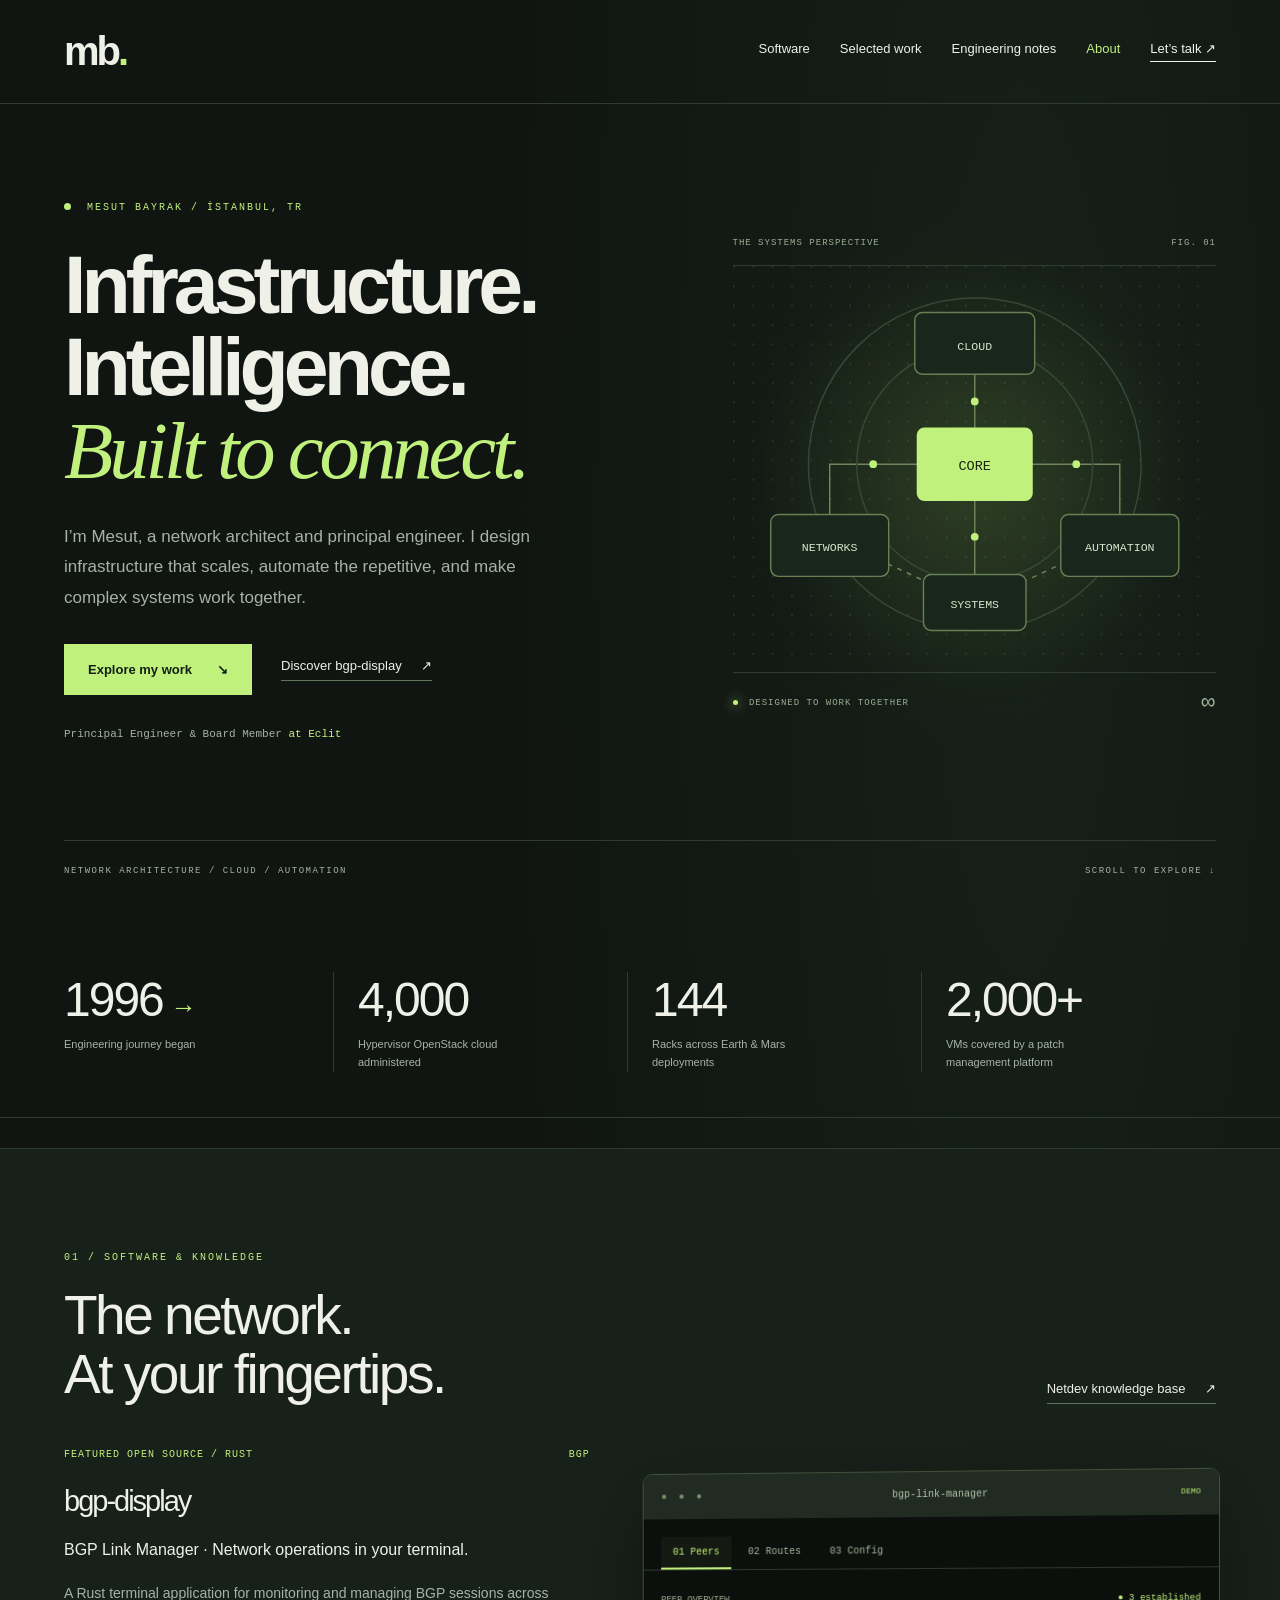
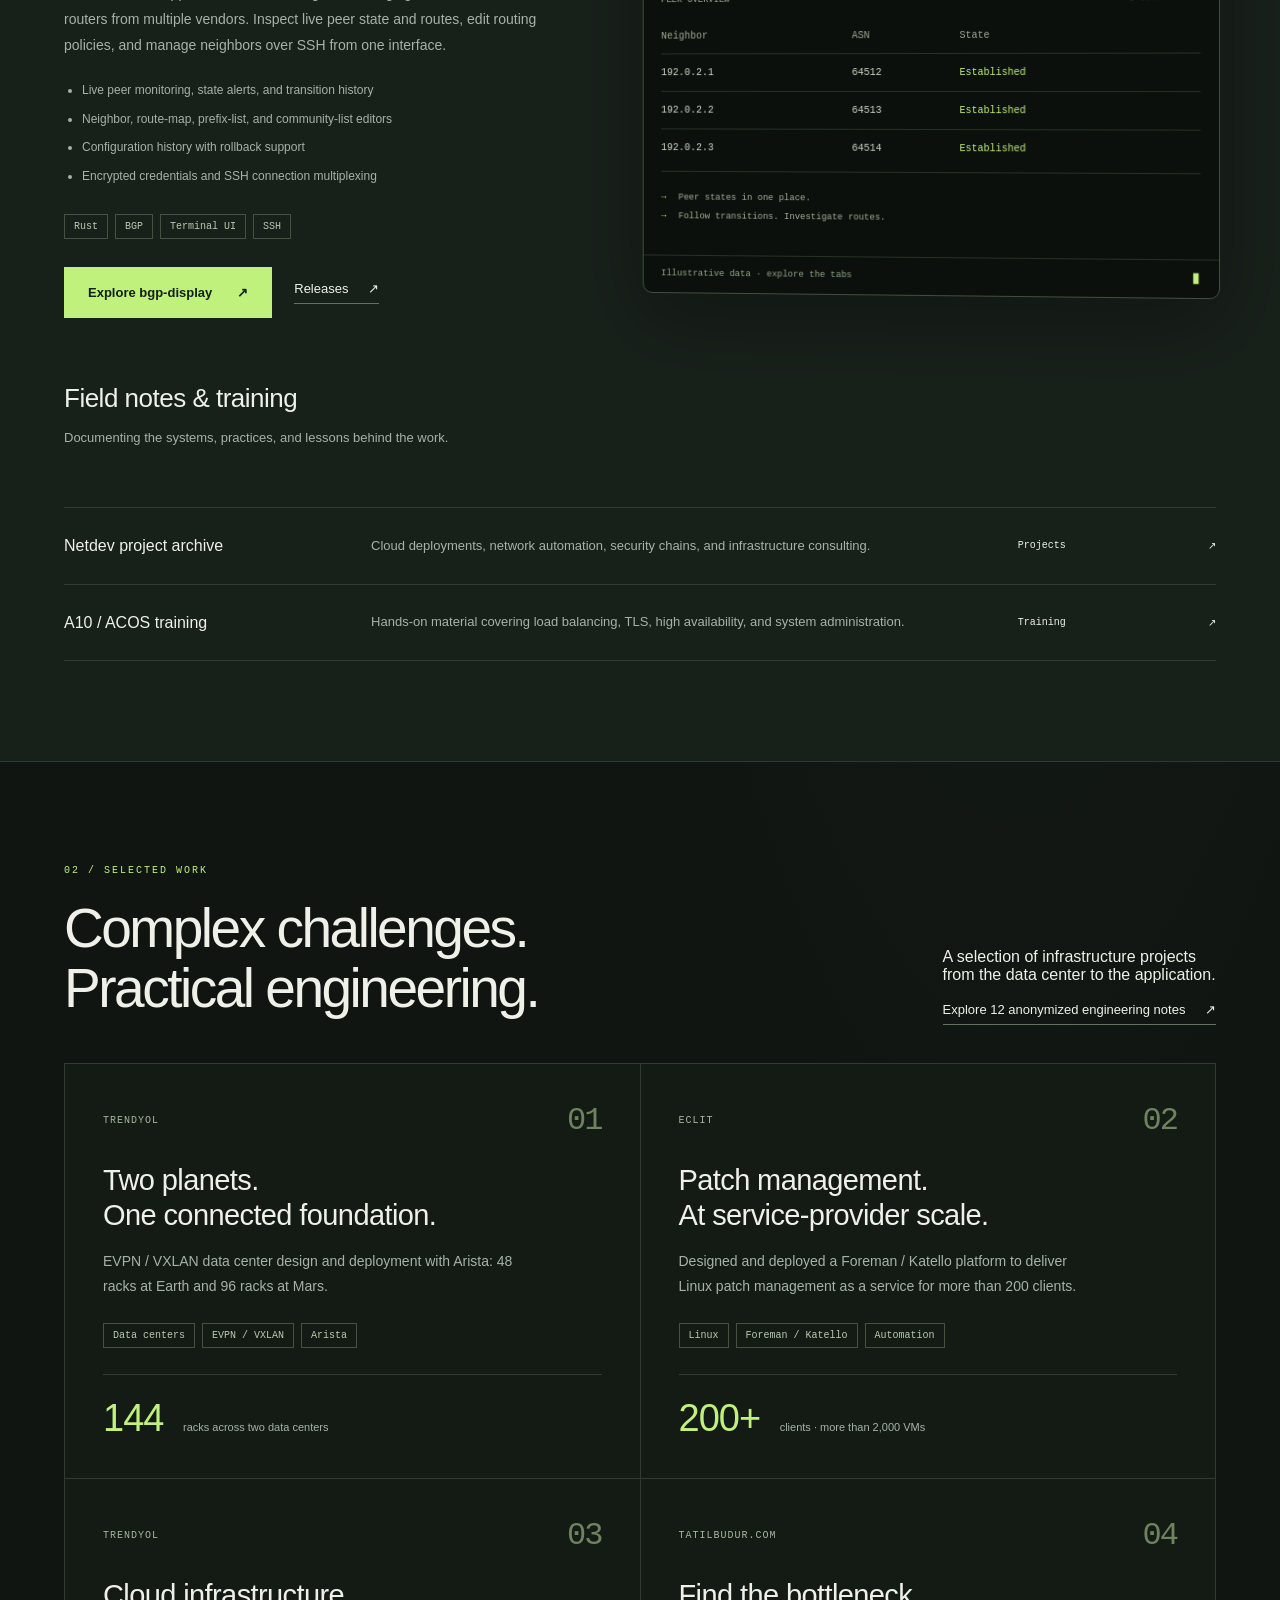
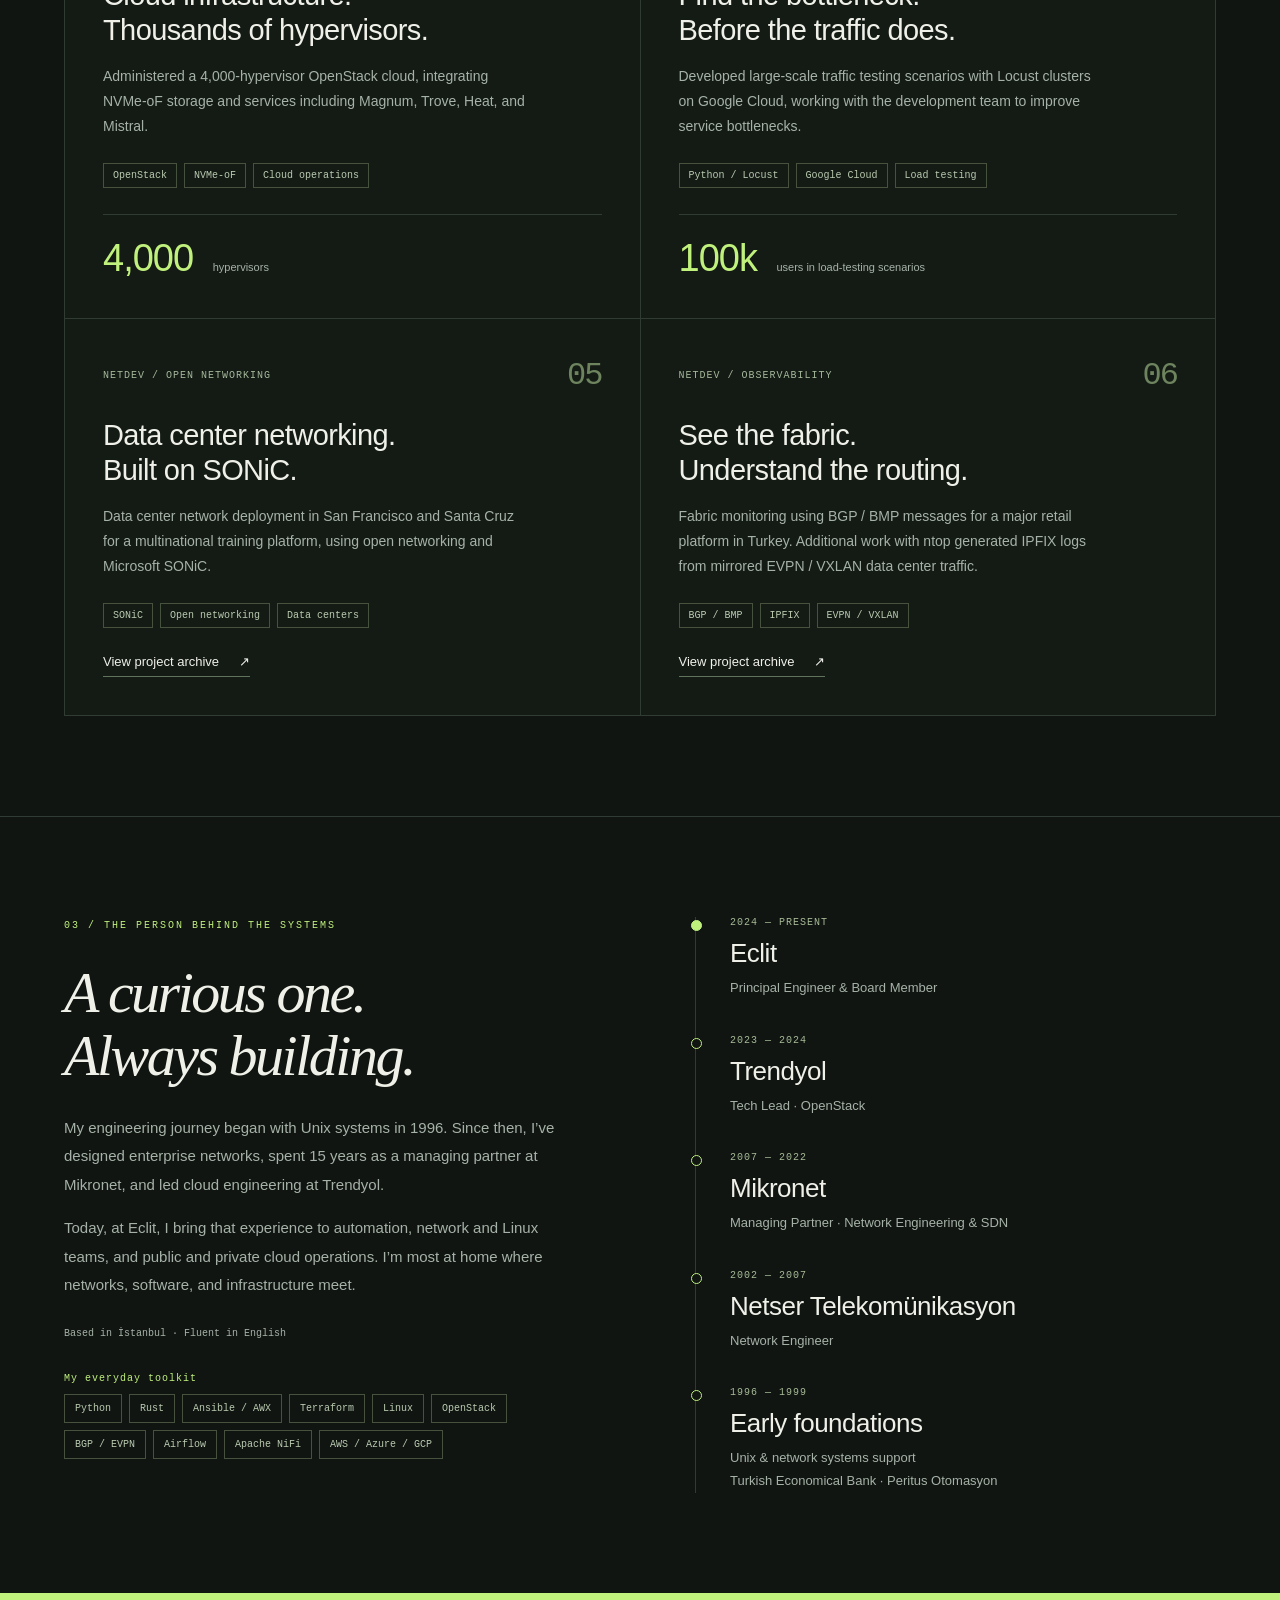
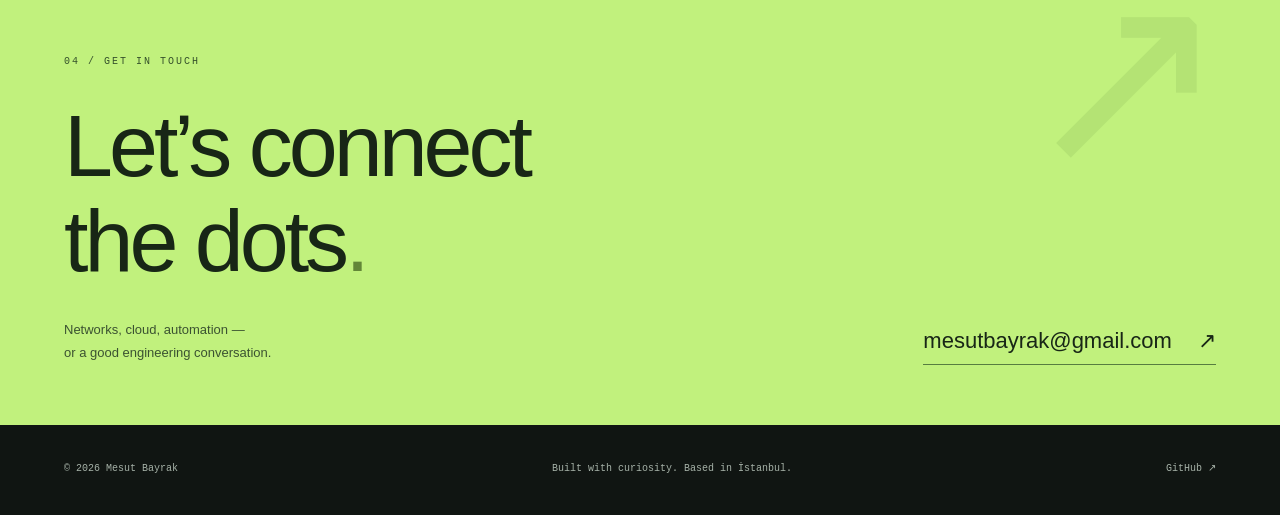
<file: site/index.html>
<!doctype html>
<html lang="en">
<head>
  <meta charset="utf-8">
  <meta name="viewport" content="width=device-width, initial-scale=1">
  <meta name="theme-color" content="#101512">
  <meta name="description" content="Mesut Bayrak — network architect, principal engineer, and automation practitioner based in İstanbul. Networks, cloud infrastructure, and systems at scale.">
  <meta property="og:title" content="Mesut Bayrak · Networks, cloud & automation">
  <meta property="og:description" content="Decades of hands-on engineering. From Unix systems to hyperscale data centers.">
  <meta property="og:type" content="website">
  <title>Mesut Bayrak — Networks, cloud & automation</title>
  <link rel="icon" href="favicon.svg" type="image/svg+xml">
  <link rel="stylesheet" href="style.css">
</head>
<body>
  <a class="skip-link" href="#main">Skip to content</a>
  <header class="header wrap">
    <a class="wordmark" href="#" aria-label="Mesut Bayrak home">mb<span>.</span></a>
    <nav aria-label="Main navigation"><a href="#software">Software</a><a href="#work">Selected work</a><a href="engineering-notes/">Engineering notes</a><a href="#about">About</a><a href="#contact">Let’s talk <span aria-hidden="true">↗</span></a></nav>
  </header>
  <main id="main">
    <section class="hero wrap" aria-labelledby="hero-title">
      <div class="hero-copy">
        <p class="eyebrow"><span class="status-dot"></span> MESUT BAYRAK / İSTANBUL, TR</p>
        <h1 id="hero-title">Infrastructure.<br>Intelligence.<br><span>Built to connect.</span></h1>
        <p class="intro">I’m Mesut, a network architect and principal engineer. I design infrastructure that scales, automate the repetitive, and make complex systems work together.</p>
        <div class="hero-actions"><a class="button" href="#work">Explore my work <span aria-hidden="true">↘</span></a><a class="text-link" href="#software">Discover bgp-display <span aria-hidden="true">↗</span></a></div>
        <p class="hero-note">Principal Engineer & Board Member <span>at Eclit</span></p>
      </div>
      <div class="network-art" role="img" aria-label="A network topology connecting cloud infrastructure, a core network, and automation">
        <div class="art-top"><span>THE SYSTEMS PERSPECTIVE</span><span>FIG. 01</span></div>
        <svg viewBox="0 0 500 420" aria-hidden="true">
          <defs><pattern id="dots" width="20" height="20" patternUnits="userSpaceOnUse"><circle cx="1" cy="1" r="1" fill="#ccd1c7"/></pattern></defs>
          <rect width="500" height="420" fill="url(#dots)"/>
          <g fill="none" stroke="#a4afa4" stroke-width="1.5"><path d="M250 110V205M100 280V205H400V280M250 205V320"/><path d="M100 280L250 350L400 280" stroke-dasharray="5 6"/><circle cx="250" cy="205" r="122" stroke="#d3d9cf"/><circle cx="250" cy="205" r="172" stroke="#e0e4db"/></g>
          <g fill="#f4f3ed" stroke="#728b71" stroke-width="1.5"><rect x="188" y="48" width="124" height="64" rx="8"/><rect x="39" y="257" width="122" height="64" rx="8"/><rect x="339" y="257" width="122" height="64" rx="8"/><rect x="197" y="319" width="106" height="58" rx="8"/></g>
          <rect x="190" y="167" width="120" height="76" rx="8" fill="#263e30"/>
          <g font-family="monospace" font-size="12" text-anchor="middle" fill="#354a38"><text x="250" y="87">CLOUD</text><text x="100" y="295">NETWORKS</text><text x="400" y="295">AUTOMATION</text><text x="250" y="354">SYSTEMS</text></g>
          <text x="250" y="211" fill="#edf1e7" font-family="monospace" font-size="14" text-anchor="middle">CORE</text>
          <g fill="#9fc76a"><circle cx="250" cy="140" r="4"/><circle cx="145" cy="205" r="4"/><circle cx="355" cy="205" r="4"/><circle cx="250" cy="280" r="4"/></g>
        </svg>
        <div class="art-bottom"><span><i></i> DESIGNED TO WORK TOGETHER</span><span>∞</span></div>
      </div>
      <div class="hero-foot"><span>NETWORK ARCHITECTURE / CLOUD / AUTOMATION</span><a href="#software">SCROLL TO EXPLORE ↓</a></div>
    </section>
    <section class="metrics wrap" aria-label="Experience in numbers">
      <div><strong>1996<span>→</span></strong><p>Engineering journey began</p></div><div><strong>4,000</strong><p>Hypervisor OpenStack cloud administered</p></div><div><strong>144</strong><p>Racks across Earth & Mars deployments</p></div><div><strong>2,000+</strong><p>VMs covered by a patch management platform</p></div>
    </section>
    <section class="opensource" id="software"><div class="wrap section">
      <div class="section-heading"><div><p class="eyebrow">01 / SOFTWARE &amp; KNOWLEDGE</p><h2>The network.<br>At your fingertips.</h2></div><a class="text-link" href="https://books.netdev.com.tr/">Netdev knowledge base <span aria-hidden="true">↗</span></a></div>
      <article class="project featured-project"><div class="featured-copy">
        <div class="project-top"><span>FEATURED OPEN SOURCE / RUST</span><span>BGP</span></div>
        <h3>bgp-display</h3>
        <p class="featured-subtitle">BGP Link Manager · Network operations in your terminal.</p>
        <p>A Rust terminal application for monitoring and managing BGP sessions across routers from multiple vendors. Inspect live peer state and routes, edit routing policies, and manage neighbors over SSH from one interface.</p>
        <ul class="feature-list"><li>Live peer monitoring, state alerts, and transition history</li><li>Neighbor, route-map, prefix-list, and community-list editors</li><li>Configuration history with rollback support</li><li>Encrypted credentials and SSH connection multiplexing</li></ul>
        <div class="tags"><span>Rust</span><span>BGP</span><span>Terminal UI</span><span>SSH</span></div>
        <div class="feature-links"><a class="button" href="https://github.com/rammses/bgp-display">Explore bgp-display <span aria-hidden="true">↗</span></a><a class="text-link" href="https://github.com/rammses/bgp-display/releases">Releases <span aria-hidden="true">↗</span></a></div>
      </div>
        <div class="terminal" aria-label="Illustrative BGP Link Manager interface">
          <div class="terminal-bar"><span class="window-dots" aria-hidden="true">● ● ●</span><span>bgp-link-manager</span><span>DEMO</span></div>
          <div class="terminal-tabs" role="tablist" aria-label="Explore BGP capabilities"><button id="tab-peers" role="tab" aria-selected="true" aria-controls="panel-peers">01 Peers</button><button id="tab-routes" role="tab" aria-selected="false" aria-controls="panel-routes" tabindex="-1">02 Routes</button><button id="tab-config" role="tab" aria-selected="false" aria-controls="panel-config" tabindex="-1">03 Config</button></div>
          <div id="panel-peers" role="tabpanel" aria-labelledby="tab-peers" tabindex="0"><div class="terminal-summary"><span>PEER OVERVIEW</span><span class="terminal-green">● 3 established</span></div><table><thead><tr><th>Neighbor</th><th>ASN</th><th>State</th></tr></thead><tbody><tr><td>192.0.2.1</td><td>64512</td><td>Established</td></tr><tr><td>192.0.2.2</td><td>64513</td><td>Established</td></tr><tr><td>192.0.2.3</td><td>64514</td><td>Established</td></tr></tbody></table><div class="terminal-log"><p><span>→</span> Peer states in one place.</p><p><span>→</span> Follow transitions. Investigate routes.</p></div></div>
          <div id="panel-routes" role="tabpanel" aria-labelledby="tab-routes" tabindex="0" hidden><div class="terminal-summary"><span>ROUTING INFORMATION BASE</span><span class="terminal-green">IPv4</span></div><table><thead><tr><th>Prefix</th><th>Next hop</th><th>Path</th></tr></thead><tbody><tr><td>198.51.100.0/24</td><td>192.0.2.1</td><td>64512</td></tr><tr><td>203.0.113.0/24</td><td>192.0.2.2</td><td>64513</td></tr><tr><td>0.0.0.0/0</td><td>192.0.2.3</td><td>64514</td></tr></tbody></table><div class="terminal-log"><p><span>→</span> Browse the BGP RIB.</p><p><span>→</span> Search routes without leaving the terminal.</p></div></div>
          <div id="panel-config" role="tabpanel" aria-labelledby="tab-config" tabindex="0" hidden><div class="terminal-summary"><span>POLICY WORKSPACE</span><span class="terminal-green">Configuration</span></div><div class="config-lines"><p><span>01</span> Neighbor management</p><p><span>02</span> Route maps &amp; prefix lists</p><p><span>03</span> Community lists</p><p><span>04</span> Configuration history &amp; rollback</p></div></div>
          <div class="terminal-footer"><span>Illustrative data · explore the tabs</span><span aria-hidden="true">▊</span></div>
        </div>
      </article>
      <div class="section-heading knowledge-heading"><div><h3>Field notes &amp; training</h3><p>Documenting the systems, practices, and lessons behind the work.</p></div></div>
      <div class="repo-list">
        <a href="https://books.netdev.com.tr/books/netdev/page/finished-projects"><span class="repo-name">Netdev project archive</span><span class="repo-description">Cloud deployments, network automation, security chains, and infrastructure consulting.</span><span class="repo-language">Projects <span aria-hidden="true">↗</span></span></a>
        <a href="https://books.netdev.com.tr/books/a10-system-administration-training"><span class="repo-name">A10 / ACOS training</span><span class="repo-description">Hands-on material covering load balancing, TLS, high availability, and system administration.</span><span class="repo-language">Training <span aria-hidden="true">↗</span></span></a>
      </div>
    </div></section>
    <section class="section wrap" id="work">
      <div class="section-heading"><div><p class="eyebrow">02 / SELECTED WORK</p><h2>Complex challenges.<br>Practical engineering.</h2></div><div><p>A selection of infrastructure projects<br>from the data center to the application.</p><a class="text-link" href="engineering-notes/">Explore 12 anonymized engineering notes <span aria-hidden="true">↗</span></a></div></div>
      <div class="project-grid">
        <article class="project"><div class="project-top"><span>TRENDYOL</span><span>01</span></div><h3>Two planets.<br>One connected foundation.</h3><p>EVPN / VXLAN data center design and deployment with Arista: 48 racks at Earth and 96 racks at Mars.</p><div class="tags"><span>Data centers</span><span>EVPN / VXLAN</span><span>Arista</span></div><div class="project-stat">144 <span>racks across two data centers</span></div></article>
        <article class="project"><div class="project-top"><span>ECLIT</span><span>02</span></div><h3>Patch management.<br>At service-provider scale.</h3><p>Designed and deployed a Foreman / Katello platform to deliver Linux patch management as a service for more than 200 clients.</p><div class="tags"><span>Linux</span><span>Foreman / Katello</span><span>Automation</span></div><div class="project-stat">200+ <span>clients · more than 2,000 VMs</span></div></article>
        <article class="project"><div class="project-top"><span>TRENDYOL</span><span>03</span></div><h3>Cloud infrastructure.<br>Thousands of hypervisors.</h3><p>Administered a 4,000-hypervisor OpenStack cloud, integrating NVMe-oF storage and services including Magnum, Trove, Heat, and Mistral.</p><div class="tags"><span>OpenStack</span><span>NVMe-oF</span><span>Cloud operations</span></div><div class="project-stat">4,000 <span>hypervisors</span></div></article>
        <article class="project"><div class="project-top"><span>TATILBUDUR.COM</span><span>04</span></div><h3>Find the bottleneck.<br>Before the traffic does.</h3><p>Developed large-scale traffic testing scenarios with Locust clusters on Google Cloud, working with the development team to improve service bottlenecks.</p><div class="tags"><span>Python / Locust</span><span>Google Cloud</span><span>Load testing</span></div><div class="project-stat">100k <span>users in load-testing scenarios</span></div></article>
        <article class="project"><div class="project-top"><span>NETDEV / OPEN NETWORKING</span><span>05</span></div><h3>Data center networking.<br>Built on SONiC.</h3><p>Data center network deployment in San Francisco and Santa Cruz for a multinational training platform, using open networking and Microsoft SONiC.</p><div class="tags"><span>SONiC</span><span>Open networking</span><span>Data centers</span></div><a class="text-link project-source" href="https://books.netdev.com.tr/books/netdev/page/finished-projects">View project archive <span aria-hidden="true">↗</span></a></article>
        <article class="project"><div class="project-top"><span>NETDEV / OBSERVABILITY</span><span>06</span></div><h3>See the fabric.<br>Understand the routing.</h3><p>Fabric monitoring using BGP / BMP messages for a major retail platform in Turkey. Additional work with ntop generated IPFIX logs from mirrored EVPN / VXLAN data center traffic.</p><div class="tags"><span>BGP / BMP</span><span>IPFIX</span><span>EVPN / VXLAN</span></div><a class="text-link project-source" href="https://books.netdev.com.tr/books/netdev/page/finished-projects">View project archive <span aria-hidden="true">↗</span></a></article>
      </div>
    </section>
    <section class="section wrap about" id="about">
      <div class="about-copy"><p class="eyebrow">03 / THE PERSON BEHIND THE SYSTEMS</p><h2>A curious one.<br>Always building.</h2><p>My engineering journey began with Unix systems in 1996. Since then, I’ve designed enterprise networks, spent 15 years as a managing partner at Mikronet, and led cloud engineering at Trendyol.</p><p>Today, at Eclit, I bring that experience to automation, network and Linux teams, and public and private cloud operations. I’m most at home where networks, software, and infrastructure meet.</p><p class="small-note">Based in İstanbul · Fluent in English</p><h3 class="toolbox-title">My everyday toolkit</h3><div class="tags toolbox"><span>Python</span><span>Rust</span><span>Ansible / AWX</span><span>Terraform</span><span>Linux</span><span>OpenStack</span><span>BGP / EVPN</span><span>Airflow</span><span>Apache NiFi</span><span>AWS / Azure / GCP</span></div></div>
      <div class="timeline" aria-label="Career history">
        <article><p class="period">2024 — PRESENT</p><h3>Eclit</h3><p>Principal Engineer & Board Member</p></article>
        <article><p class="period">2023 — 2024</p><h3>Trendyol</h3><p>Tech Lead · OpenStack</p></article>
        <article><p class="period">2007 — 2022</p><h3>Mikronet</h3><p>Managing Partner · Network Engineering & SDN</p></article>
        <article><p class="period">2002 — 2007</p><h3>Netser Telekomünikasyon</h3><p>Network Engineer</p></article>
        <article><p class="period">1996 — 1999</p><h3>Early foundations</h3><p>Unix & network systems support<br>Turkish Economical Bank · Peritus Otomasyon</p></article>
      </div>
    </section>
    <section class="contact wrap" id="contact"><p class="eyebrow">04 / GET IN TOUCH</p><h2>Let’s connect<br>the dots<span>.</span></h2><div class="contact-bottom"><p>Networks, cloud, automation —<br>or a good engineering conversation.</p><a href="mailto:mesutbayrak@gmail.com">mesutbayrak@gmail.com <span aria-hidden="true">↗</span></a></div></section>
  </main>
  <footer class="wrap"><span>© <span id="year">2026</span> Mesut Bayrak</span><span>Built with curiosity. Based in İstanbul.</span><a href="https://github.com/rammses">GitHub ↗</a></footer>
  <script src="script.js"></script>
</body>
</html>
</file>
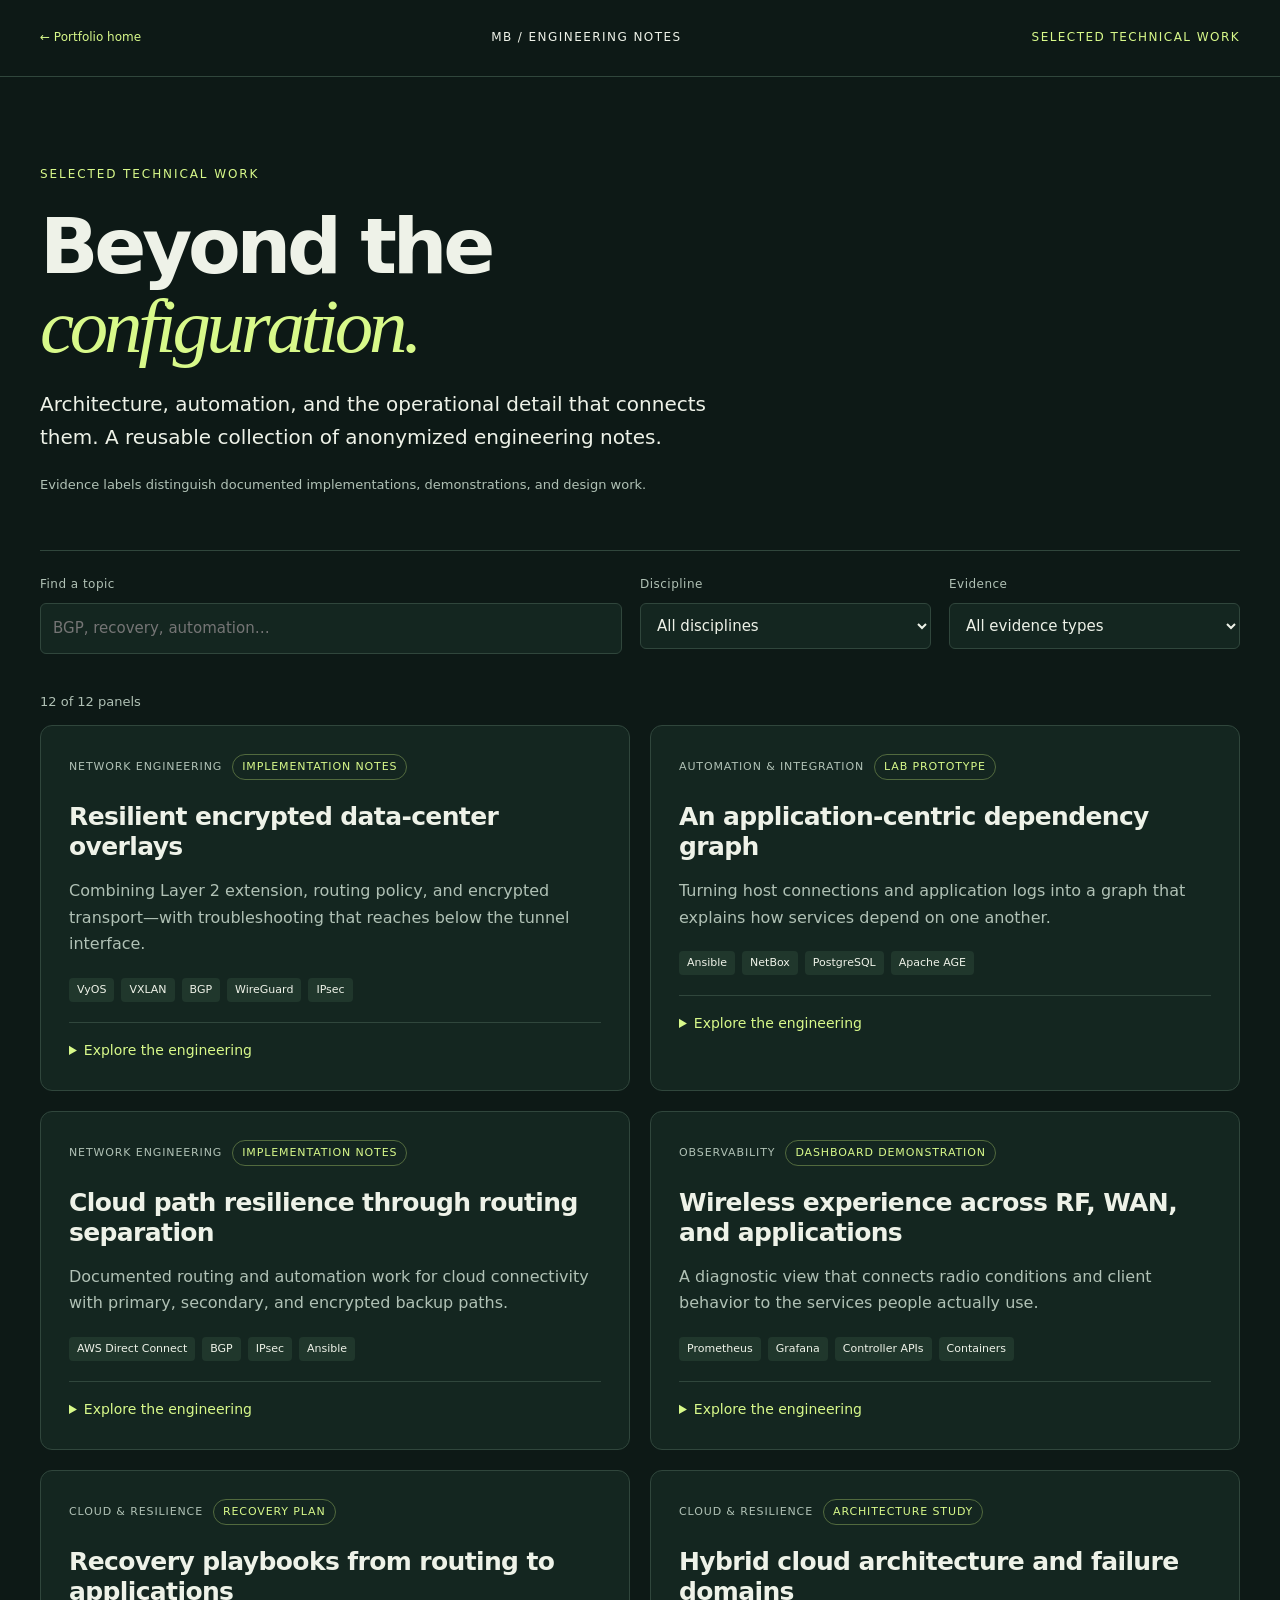
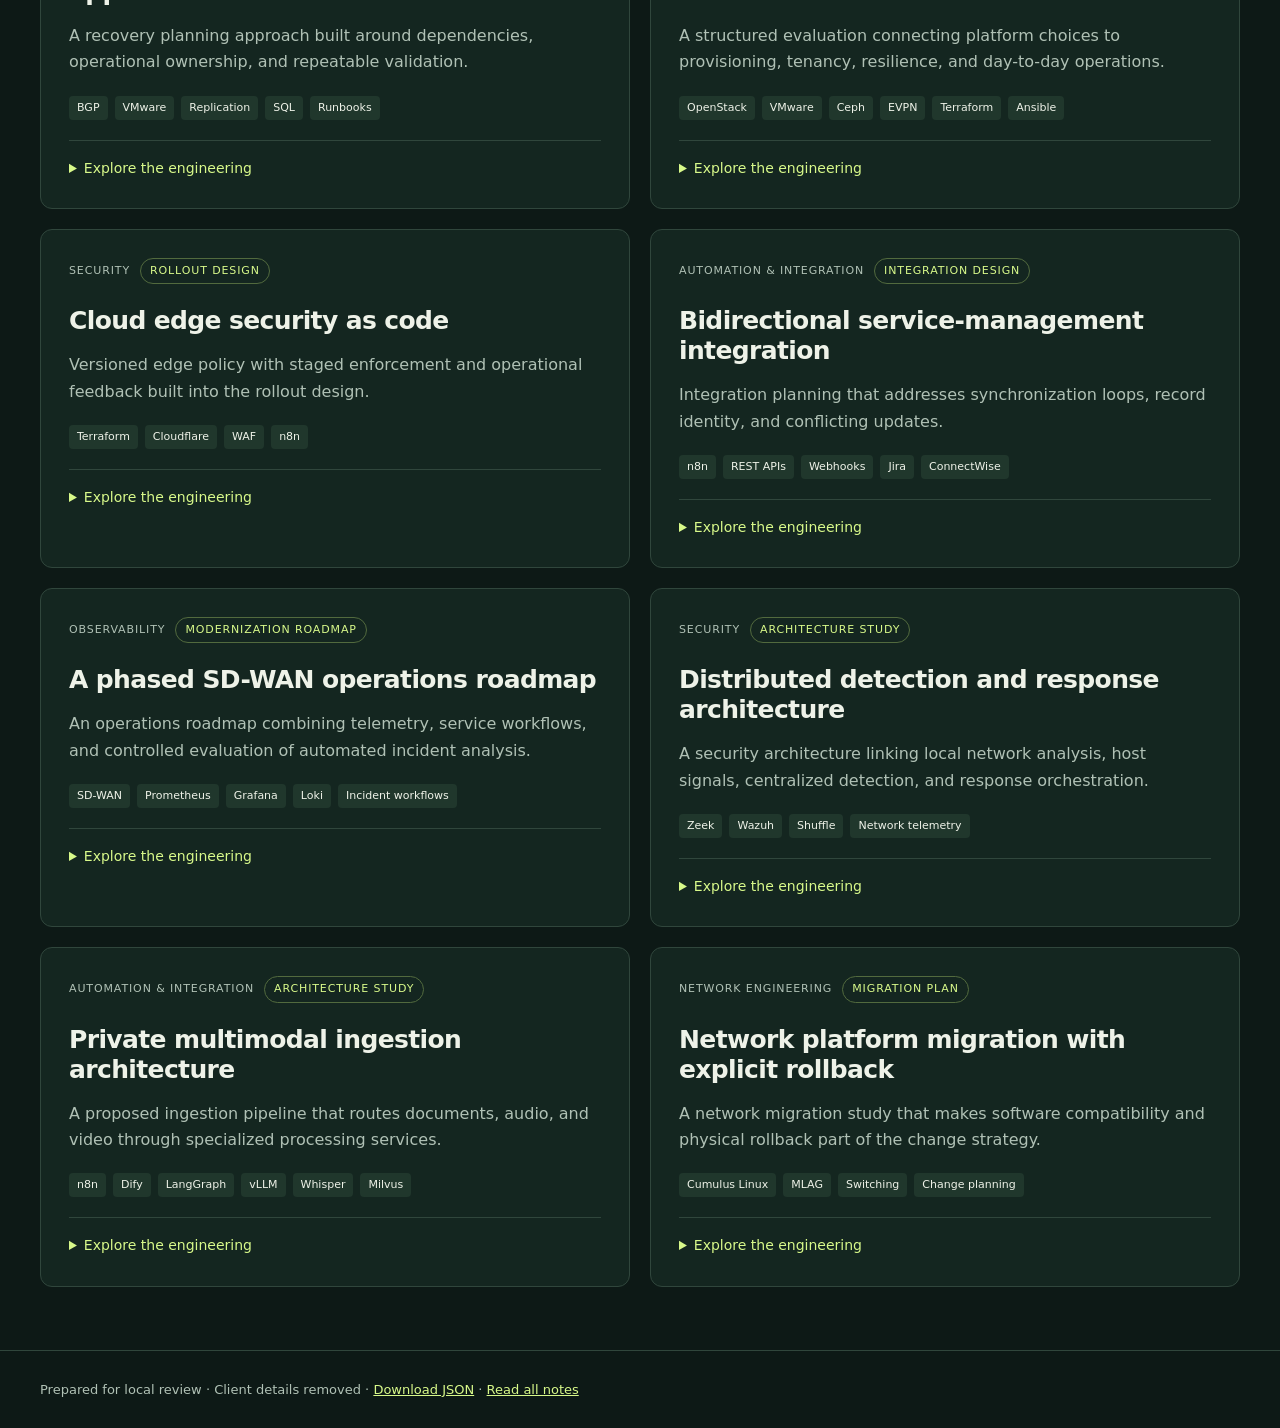
<file: site/engineering-notes/index.html>
<!doctype html>
<html lang="en">
<head>
  <meta charset="utf-8">
  <meta name="viewport" content="width=device-width, initial-scale=1">
  <meta http-equiv="Content-Security-Policy" content="default-src 'none'; script-src 'self'; style-src 'self'; img-src 'none'; connect-src 'none'; base-uri 'none'; form-action 'none'">
  <title>Engineering notes · Local portfolio library</title>
  <link rel="stylesheet" href="style.css">
  <script src="panels-data.js" defer></script>
  <script src="script.js" defer></script>
</head>
<body>
  <header><a class="back-link" href="../" aria-label="Back to Mesut Bayrak portfolio">← Portfolio home</a><span class="mark">MB / ENGINEERING NOTES</span><span class="local">SELECTED TECHNICAL WORK</span></header>
  <main>
    <section class="intro"><p class="eyebrow">SELECTED TECHNICAL WORK</p><h1>Beyond the<br><em>configuration.</em></h1><p class="lead">Architecture, automation, and the operational detail that connects them. A reusable collection of anonymized engineering notes.</p><p class="note">Evidence labels distinguish documented implementations, demonstrations, and design work.</p></section>
    <section aria-label="Panel library">
      <div class="controls"><label>Find a topic<input id="search" type="search" placeholder="BGP, recovery, automation…"></label><label>Discipline<select id="category"><option value="">All disciplines</option></select></label><label>Evidence<select id="evidence"><option value="">All evidence types</option></select></label></div>
      <p id="count" role="status" aria-live="polite"></p><div id="panels" class="grid"></div><p id="empty" hidden>No matching panels. Try another topic or clear the filters.</p>
    </section>
    <noscript><p>JavaScript is disabled. Read the same content in <a href="panels.md">panels.md</a>.</p></noscript>
  </main>
  <footer>Prepared for local review · Client details removed · <a href="panels.json" download>Download JSON</a> · <a href="panels.md">Read all notes</a></footer>
</body>
</html>
</file>
<file: site/style.css>
:root{--paper:#f4f3ed;--ink:#25382d;--muted:#61695f;--line:#d6d9ce;--green:#466448;--accent:#c8e49b;--mono:ui-monospace,SFMono-Regular,Consolas,monospace;--sans:Arial,Helvetica,sans-serif}*{box-sizing:border-box}html{scroll-behavior:smooth;scroll-padding-top:30px}body{margin:0;background:var(--paper);color:var(--ink);font-family:var(--sans);-webkit-font-smoothing:antialiased}a{color:inherit;text-decoration:none}a:focus-visible{outline:3px solid var(--green);outline-offset:6px}a:hover{color:var(--green)}::selection{background:var(--accent)}.wrap{max-width:1240px;margin-inline:auto;padding-inline:48px}.header{height:112px;display:flex;align-items:center;justify-content:space-between}.wordmark{font-size:36px;font-weight:800;letter-spacing:-3px}.wordmark span{color:var(--green)}nav{display:flex;gap:34px;font-size:13px}nav a:last-child{border-bottom:1px solid var(--ink);padding-bottom:5px}.hero{display:grid;grid-template-columns:1.2fr 1fr;gap:50px;padding-top:68px;padding-bottom:76px;align-items:center}.eyebrow{font-family:var(--mono);font-size:10px;letter-spacing:1.5px;line-height:1.7;font-weight:500;margin:0 0 28px}.status-dot{display:inline-block;width:7px;height:7px;border-radius:50%;background:var(--green);margin-right:8px}h1{font-size:clamp(52px,5.7vw,76px);line-height:1.03;letter-spacing:-4px;font-weight:500;margin:0 0 28px}h1>span{color:var(--green)}.intro{max-width:440px;line-height:1.8;font-size:16px;color:var(--muted)}.hero-actions{display:flex;align-items:center;gap:29px;margin-top:30px}.button{background:var(--ink);color:var(--paper);padding:16px 21px;font-size:13px;display:inline-flex;gap:32px}.button:hover{background:var(--green);color:white}.text-link{font-size:13px;border-bottom:1px solid var(--line);padding-bottom:7px}.text-link span{margin-left:16px}.hero-note{font-family:var(--mono);font-size:10px;line-height:1.8;margin-top:32px;color:var(--muted)}.hero-note span{color:var(--ink)}.network-art{background:#eaece3;border:1px solid var(--line);transform:rotate(-2deg);padding:18px 18px 8px}.network-art svg{display:block;width:100%;height:auto}.art-top,.art-bottom{display:flex;justify-content:space-between;align-items:center;font-family:var(--mono);font-size:8px;letter-spacing:1px}.art-top{border-bottom:1px solid var(--line);padding-bottom:15px}.art-bottom{padding:14px 0;border-top:1px solid var(--line)}.art-bottom i{display:inline-block;width:5px;height:5px;background:var(--green);border-radius:50%;margin-right:5px}.art-bottom>span:last-child{font-size:23px}.metrics{display:grid;grid-template-columns:repeat(4,1fr);padding-top:30px;padding-bottom:30px;border-top:1px solid var(--line);border-bottom:1px solid var(--line);gap:24px}.metrics strong{font-size:34px;font-weight:400;letter-spacing:-1.5px}.metrics strong span{font-size:26px;color:var(--green);margin-left:8px}.metrics p{color:var(--muted);font-size:11px;line-height:1.6;max-width:185px;margin:9px 0 0}.section{padding-top:96px;padding-bottom:96px}.section-heading{display:flex;justify-content:space-between;align-items:flex-end;margin-bottom:38px;gap:30px}.section-heading .eyebrow{margin-bottom:20px}h2{font-weight:400;font-size:42px;line-height:1.15;letter-spacing:-1.6px;margin:0}.section-heading>p{font-size:13px;line-height:1.8;color:var(--muted);margin:0}.project-grid{display:grid;grid-template-columns:1fr 1fr;gap:20px}.project{border:1px solid var(--line);padding:30px 32px;display:flex;flex-direction:column;transition:background .2s}.project:hover{background:#eeefe6}.project-top{display:flex;justify-content:space-between;font:10px var(--mono);letter-spacing:1px;color:var(--muted);margin-bottom:35px}.project h3{font-size:27px;line-height:1.2;letter-spacing:-.6px;font-weight:400;margin:0 0 16px}.project>p{font-size:14px;line-height:1.8;color:var(--muted);max-width:425px;margin:0 0 24px}.tags{display:flex;flex-wrap:wrap;gap:7px}.tags span{font:9px var(--mono);padding:6px 9px;border:1px solid var(--line);border-radius:3px}.project .tags{margin-top:auto}.project-stat{border-top:1px solid var(--line);margin-top:26px;padding-top:22px;font-size:29px;letter-spacing:-1px}.project-stat span{font-size:11px;letter-spacing:0;margin-left:10px;color:var(--muted)}.opensource{background:#e9ece2}.repo-list{border-top:1px solid #cbd1c3}.repo-list>a{display:grid;grid-template-columns:1fr 2.2fr .7fr;gap:24px;padding:25px 0;border-bottom:1px solid #cbd1c3;align-items:center}.repo-name{font:17px var(--mono)}.repo-description{font-size:13px;line-height:1.6;color:var(--muted)}.repo-language{font:10px var(--mono);display:flex;justify-content:space-between;gap:20px}.about{display:grid;grid-template-columns:1fr 1fr;gap:100px}.about h2{margin-bottom:26px}.about-copy>p:not(.eyebrow){font-size:14px;line-height:1.9;color:var(--muted)}.about-copy>.small-note{font-family:var(--mono);font-size:10px!important;margin:24px 0}.toolbox-title{font-size:12px;font-weight:500;margin-top:30px}.toolbox span{font-size:10px;padding:8px 10px}.timeline{border-left:1px solid var(--line);padding-left:30px}.timeline article{position:relative;padding-bottom:30px}.timeline article:last-child{padding-bottom:0}.timeline article:before{content:'';position:absolute;left:-35px;top:3px;width:9px;height:9px;border-radius:50%;background:var(--paper);border:1px solid var(--green)}.timeline article:first-child:before{background:var(--green)}.period{font:10px var(--mono);letter-spacing:1px;color:var(--muted);margin:0 0 10px}.timeline h3{font-size:22px;font-weight:400;letter-spacing:-.5px;margin:0 0 7px}.timeline article>p:last-child{font-size:12px;line-height:1.8;color:var(--muted);margin:0}.contact{background:var(--ink);color:var(--paper);padding-top:48px;padding-bottom:48px}.contact .eyebrow{color:var(--accent)}.contact h2{font-size:70px;letter-spacing:-3px}.contact h2>span{color:var(--accent)}.contact-bottom{display:flex;justify-content:space-between;align-items:flex-end;gap:28px;margin-top:30px}.contact-bottom p{font-size:13px;line-height:1.8;color:#c4cfc0;margin:0}.contact-bottom a{font-size:22px;border-bottom:1px solid #82967a;padding-bottom:10px}.contact-bottom a:hover{color:var(--accent)}.contact-bottom a span{margin-left:20px}footer{display:flex;justify-content:space-between;gap:20px;padding-top:30px;padding-bottom:30px;color:var(--muted);font:10px var(--mono);line-height:1.7}.skip-link{position:absolute;top:-100px;left:20px;padding:15px;background:var(--ink);color:white;z-index:10}.skip-link:focus{top:10px}@media(min-width:1450px){.hero{padding-top:90px;padding-bottom:100px}}@media(max-width:900px){.wrap{padding-inline:30px}.hero{gap:25px}h1{font-size:58px}.network-art{padding:12px}.art-top,.art-bottom{font-size:6px}.about{gap:45px}.project{padding:24px}.contact-bottom a{font-size:18px}}@media(max-width:650px){.wrap{padding-inline:22px}.header{height:85px}nav{gap:18px;font-size:11px}.hero{grid-template-columns:1fr;padding-top:38px;padding-bottom:45px;gap:40px}h1{font-size:58px;letter-spacing:-3px}.intro{font-size:15px}.network-art{max-width:420px;width:95%;justify-self:center}.art-top,.art-bottom{font-size:8px}.metrics{grid-template-columns:1fr 1fr;gap:25px 20px}.metrics strong{font-size:30px}.section{padding-top:60px;padding-bottom:60px}.section-heading{align-items:flex-start;flex-direction:column;gap:20px}h2{font-size:34px}.project-grid{grid-template-columns:1fr}.project h3{font-size:26px}.repo-list>a{grid-template-columns:1fr auto;gap:12px}.repo-description{grid-column:1/-1;grid-row:2}.repo-language{gap:18px}.about{grid-template-columns:1fr;gap:40px}.timeline{margin-left:5px}.contact{margin-inline:12px;padding:35px 23px}.contact h2{font-size:55px}.contact-bottom{flex-direction:column;align-items:flex-start}.contact-bottom a{font-size:clamp(14px,4.4vw,21px)}.contact-bottom a span{margin-left:8px}footer{flex-wrap:wrap;font-size:9px}footer>span:nth-child(2){order:3;width:100%}}@media(prefers-reduced-motion:reduce){html{scroll-behavior:auto}*{transition:none!important}}@media print{.header,.network-art,.hero-actions,.opensource,footer{display:none}.wrap{padding-inline:0}.hero,.section{padding-block:20px}.hero,.about{display:block}.hero-note{margin:10px 0}.project{break-inside:avoid}.contact{background:none;color:var(--ink)}.contact h2{font-size:30px}.contact-bottom p,.contact .eyebrow{color:var(--ink)}.timeline{margin-top:25px}h1{font-size:42px}}

/* Featured engineering work and published knowledge. */
.featured-project{background:var(--paper);padding:36px}
.featured-project h3{font-size:38px;overflow-wrap:anywhere}
.featured-project>p{max-width:760px}
.featured-project .featured-subtitle{font-size:17px;color:var(--ink)}
.feature-list{display:grid;grid-template-columns:1fr 1fr;gap:14px 35px;margin:0 0 28px;padding-left:18px;font-size:13px;line-height:1.7;color:var(--muted)}
.feature-links{display:flex;align-items:center;flex-wrap:wrap;gap:24px;margin-top:28px}
.project-source{align-self:flex-start;margin-top:26px}
.knowledge-heading{margin-top:42px;margin-bottom:24px}
.knowledge-heading h3{font-size:24px;font-weight:400;letter-spacing:-.5px;margin:0 0 12px}
.knowledge-heading p{font-size:13px;line-height:1.7;color:var(--muted)}
.repo-name{font-size:15px;line-height:1.6}
@media(max-width:650px){.featured-project{padding:24px}.feature-list{grid-template-columns:1fr}.featured-project h3{font-size:32px}}

/* Midnight engineering — visual identity */
:root{--paper:#101512;--ink:#eff1e9;--muted:#a6b2a8;--line:#303c33;--green:#c1f17d;--accent:#c1f17d}
body{background:var(--paper);background-image:radial-gradient(ellipse at 80% 10%,#24352555,transparent 35%)}
.wrap{max-width:1360px;padding-inline:64px}
.header{height:104px;border-bottom:1px solid var(--line)}
.wordmark{font-size:40px}.wordmark span{color:var(--accent)}
nav{gap:30px}nav a{transition:color .2s}nav a[aria-current="location"]{color:var(--accent)}
.hero{position:relative;padding-top:95px;padding-bottom:26px;grid-template-columns:1.3fr 1fr;gap:40px}
h1{font-size:clamp(54px,6.3vw,88px);font-weight:600;letter-spacing:-5px;line-height:1.02}
h1>span{font-family:Georgia,'Times New Roman',serif;font-weight:400;font-style:italic;letter-spacing:-4px}
.eyebrow{color:var(--accent);font-size:10px;letter-spacing:2px}
.intro{font-size:17px;max-width:480px;line-height:1.8;margin-top:30px}
.button{background:var(--accent);color:#142016;font-weight:600;border:1px solid var(--accent);padding:17px 23px;transition:transform .2s,background .2s;gap:25px}
.button:hover{background:#d9ffab;color:#142016;transform:translateY(-3px)}
.text-link{border-color:#60735d}.hero-note{margin-top:30px;font-size:11px}.hero-note span{color:var(--accent)}
.network-art{position:relative;transform:none;background:radial-gradient(ellipse at center,#334b2933,transparent 70%);border:none;padding:15px 0;box-shadow:none}
.network-art:before{content:'';position:absolute;inset:40px 0;background:radial-gradient(circle,#b4ed6820,transparent 65%);filter:blur(20px);pointer-events:none}
.network-art svg{position:relative}.network-art svg rect[fill="url(#dots)"]{opacity:.14}.network-art svg g[fill="none"]{stroke:#6d865d}.network-art svg circle[stroke]{stroke:#344a37}.network-art svg g[fill="#f4f3ed"]{fill:#18261c;stroke:#687f53}.network-art svg g[fill="#354a38"]{fill:#d5e6ca}.network-art svg rect[fill="#263e30"]{fill:#c1f17d}.network-art svg text[fill="#edf1e7"]{fill:#172712}.network-art svg g[fill="#9fc76a"]{fill:#c1f17d;animation:signal 3s ease-in-out infinite}
.art-top,.art-bottom{color:#9cae94;font-size:9px;padding-block:17px}.art-bottom i{background:var(--accent);box-shadow:0 0 12px var(--accent)}
.hero-foot{grid-column:1/-1;display:flex;justify-content:space-between;border-top:1px solid var(--line);padding-top:25px;margin-top:45px;font:9px var(--mono);letter-spacing:1.5px;color:var(--muted)}
.metrics{border-top:none;margin-top:40px;margin-bottom:30px;padding-block:30px 45px}.metrics>div{border-right:1px solid var(--line);padding-right:20px}.metrics>div:last-child{border:0}.metrics strong{font-size:48px;font-weight:400;letter-spacing:-2px}.metrics p{font-size:11px}
.section{padding-block:100px}h2{font-size:clamp(38px,4.3vw,60px);letter-spacing:-2.5px;line-height:1.08}.section-heading{margin-bottom:45px}.section-heading>p{font-size:14px}
.opensource{background:#18201a;border-block:1px solid var(--line)}
.featured-project{display:grid;grid-template-columns:1fr 1.1fr;gap:48px;padding:0;background:none;border:0;align-items:center}.featured-project:hover{background:none}.featured-copy{min-width:0}.featured-copy>p{font-size:14px;line-height:1.85;color:var(--muted)}.featured-copy .featured-subtitle{color:var(--ink);font-size:16px}.featured-project h3{font-size:46px;font-weight:500;letter-spacing:-2px;margin:0 0 14px}.feature-list{grid-template-columns:1fr;font-size:12px;gap:8px;margin-top:22px}.featured-project .tags{margin-top:25px}.tags span{border-color:#46513e;color:#bacab0;font-size:10px;border-radius:0}.feature-links{gap:22px}.project-top{color:#a4b79b}.featured-project .project-top{color:var(--accent);margin-bottom:24px}
.terminal{min-width:0;background:#0c100d;border:1px solid #405039;border-radius:10px;overflow:hidden;box-shadow:0 25px 80px #0005;font:11px var(--mono);transform:perspective(1000px) rotateY(-3deg);transition:transform .3s}.terminal:hover{transform:none}.terminal-bar{display:flex;justify-content:space-between;gap:10px;padding:17px 18px;background:#222b22;color:#b2c0a9;font-size:10px}.window-dots{color:#7c8d69;letter-spacing:3px}.terminal-bar>span:last-child{font-size:8px;color:#c1f17d}.terminal-tabs{display:flex;padding:18px 18px 0;gap:5px;border-bottom:1px solid #2d392b}.terminal-tabs button{font:10px var(--mono);padding:10px 12px;background:transparent;border:0;border-bottom:2px solid transparent;color:#a5b39c;cursor:pointer}.terminal-tabs button[aria-selected="true"]{border-bottom-color:var(--accent);color:var(--accent);background:#c1f17d0b}.terminal-tabs button:focus-visible{outline:2px solid var(--accent);outline-offset:2px}.terminal [role="tabpanel"]{padding:25px 18px;min-height:273px}.terminal-summary{display:flex;justify-content:space-between;gap:10px;font-size:9px;margin-bottom:26px;color:#a3b096}.terminal-green{color:var(--accent)}.terminal table{border-collapse:collapse;width:100%;text-align:left;font-size:10px}.terminal th{font-weight:400;color:#9baa90;padding:0 0 12px}.terminal td{padding:13px 0;border-top:1px solid #263223;color:#d0d9c9}.terminal td:last-child{color:var(--accent)}.terminal-log{border-top:1px solid #263223;padding-top:12px;margin-top:5px;color:#a3b096;font-size:9px}.terminal-log span{color:var(--accent);margin-right:7px}.terminal-footer{display:flex;justify-content:space-between;padding:13px 18px;border-top:1px solid #263223;color:#93a586;font-size:9px}.terminal-footer>span:last-child{color:var(--accent)}.config-lines{font-size:12px;line-height:2.2}.config-lines span{color:#8bad70;margin-right:14px}[hidden]{display:none!important}
.knowledge-heading{margin-top:65px}.knowledge-heading h3{font-size:26px}.repo-list{border-color:var(--line)}.repo-list>a{border-color:var(--line);transition:padding .2s,background .2s}.repo-list>a:hover{background:#c1f17d08;padding-inline:12px}.repo-name{font-family:var(--sans);font-size:16px}
.project-grid{gap:0;border-top:1px solid var(--line);border-left:1px solid var(--line)}.project-grid>.project{padding:38px;border:0;border-right:1px solid var(--line);border-bottom:1px solid var(--line);background:#141b15;position:relative}.project-grid>.project:hover{background:#1d291c}.project-grid>.project:before{content:'';position:absolute;top:0;left:0;height:2px;width:0;background:var(--accent);transition:width .4s}.project-grid>.project:hover:before{width:100%}.project-grid .project-top>span:last-child{font-size:32px;color:#6d845e;letter-spacing:-2px}.project-grid .project-top{align-items:center;margin-bottom:24px}.project h3{font-size:29px}.project-grid .project-stat{color:var(--accent);font-size:38px}.project-stat span{font-size:11px}.project-source{margin-top:26px}
.about{border-top:1px solid var(--line);gap:110px}.about h2{font-family:Georgia,'Times New Roman',serif;font-style:italic;font-size:58px;font-weight:400}.about-copy>p:not(.eyebrow){font-size:15px}.timeline{padding-left:34px}.timeline article{padding-bottom:35px}.timeline article:before{left:-39px}.timeline h3{font-size:26px}.timeline article>p:last-child{font-size:13px}.period{color:#a7ba96}.toolbox-title{color:var(--accent);font-family:var(--mono);font-size:10px;letter-spacing:1px}
.contact{background:var(--accent);color:#182616;position:relative;overflow:hidden;padding-block:60px}.contact:after{content:'↗';position:absolute;right:50px;top:-40px;font-size:250px;line-height:1;color:#284c1815;pointer-events:none}.contact .eyebrow{color:#35512b}.contact h2{font-size:88px;letter-spacing:-4px}.contact h2>span{color:#628637}.contact-bottom{position:relative;z-index:1}.contact-bottom p{color:#3b5231}.contact-bottom a{color:#182616;border-color:#577d40}.contact-bottom a:hover{color:#436532}footer{padding-block:35px;font-size:10px}.skip-link{background:var(--accent);color:#101512}
@keyframes signal{0%,100%{opacity:.5}50%{opacity:1}}
@media(max-width:1100px){.wrap{padding-inline:36px}.hero{gap:20px}h1{font-size:68px}.featured-project{gap:30px}.terminal{transform:none}.contact h2{font-size:76px}.about{gap:60px}}
@media(max-width:800px){.hero{grid-template-columns:1fr}.network-art{max-width:510px;width:100%;justify-self:center}.hero-foot{margin-top:15px}.featured-project{grid-template-columns:1fr}.terminal{max-width:620px;width:100%}.feature-list{grid-template-columns:1fr 1fr}.project-grid>.project{padding:26px}.about{gap:35px}.contact-bottom{align-items:flex-start;flex-direction:column}}
@media(max-width:650px){.wrap{padding-inline:22px}.header{height:85px}nav{gap:15px;font-size:10px}nav a:last-child{display:none}.hero{padding-top:52px;gap:30px}h1{font-size:clamp(43px,10.7vw,64px);letter-spacing:-2.5px}h1>span{letter-spacing:-2.5px}.intro{font-size:15px}.hero-actions{gap:22px;flex-wrap:wrap}.hero-note{font-size:9px}.hero-foot{font-size:8px;line-height:1.8;gap:25px}.hero-foot>span{max-width:180px}.hero-foot>a{white-space:nowrap}.metrics{margin-top:15px;padding-bottom:30px}.metrics strong{font-size:36px}.metrics>div:nth-child(2){border:0}.metrics p{font-size:10px}.section{padding-block:65px}h2{font-size:39px;letter-spacing:-1.8px}.featured-project h3{font-size:36px}.feature-list{grid-template-columns:1fr}.terminal-bar{font-size:9px}.terminal-tabs{padding-inline:12px}.terminal [role="tabpanel"]{padding:22px 12px;min-height:265px}.terminal table{font-size:9px}.terminal-summary{font-size:8px}.terminal-tabs button{padding-inline:10px}.terminal-footer{font-size:8px;padding-inline:12px}.project-grid>.project{padding:26px}.project h3{font-size:27px}.project-stat span{display:block;margin:7px 0 0}.knowledge-heading{margin-top:40px}.about h2{font-size:45px}.contact{padding:38px 24px}.contact h2{font-size:61px}.contact:after{right:0;top:0;font-size:160px}.contact-bottom a{font-size:clamp(14px,4.6vw,23px)}footer{font-size:9px}}
@media(prefers-reduced-motion:reduce){*{animation:none!important;transition:none!important}html{scroll-behavior:auto}}
@media print{body{background:#fff;color:#111}.hero-foot,.terminal,.opensource{display:none}.project-grid>.project{background:#fff}.project p,.about p,.timeline p,.metrics p{color:#333!important}.contact{background:#eee}.contact h2{font-size:36px}}
</file>
<file: site/engineering-notes/style.css>
:root{color-scheme:dark;--bg:#0d1916;--panel:#142620;--line:#30463c;--text:#eef2e8;--muted:#b0c1b5;--accent:#d8f98a;font-family:Inter,ui-sans-serif,system-ui,-apple-system,BlinkMacSystemFont,"Segoe UI",sans-serif}*{box-sizing:border-box}body{margin:0;background:var(--bg);color:var(--text);line-height:1.65}header,main,footer{max-width:1280px;margin:auto;padding:28px 40px}header{display:flex;justify-content:space-between;gap:16px;border-bottom:1px solid var(--line);font-size:12px;letter-spacing:.12em}.local,.eyebrow{color:var(--accent)}.intro{padding:48px 0 42px;max-width:850px}.eyebrow{font-size:12px;letter-spacing:.16em}h1{font-size:clamp(44px,6vw,80px);line-height:1.03;letter-spacing:-.055em;margin:22px 0}h1 em{font-family:Georgia,serif;font-weight:400;color:var(--accent)}.lead{font-size:20px;max-width:670px}.note,footer,#count{color:var(--muted);font-size:13px}.controls{display:grid;grid-template-columns:2fr 1fr 1fr;gap:18px;padding:24px 0;border-top:1px solid var(--line)}label{font-size:12px;letter-spacing:.04em;color:var(--muted)}input,select{display:block;margin-top:8px;width:100%;min-width:0;padding:12px;background:var(--panel);color:var(--text);border:1px solid var(--line);border-radius:6px;font:inherit;font-size:15px}.grid{display:grid;grid-template-columns:repeat(2,minmax(0,1fr));gap:20px}.card{background:var(--panel);border:1px solid var(--line);border-radius:12px;padding:28px;overflow-wrap:anywhere}.meta{display:flex;flex-wrap:wrap;gap:10px;align-items:center;color:var(--muted);font-size:11px;text-transform:uppercase;letter-spacing:.08em}.badge{color:var(--accent);padding:3px 9px;border:1px solid #526a3e;border-radius:20px}h2{font-size:25px;line-height:1.2;letter-spacing:-.025em;margin:22px 0 14px}.summary{color:var(--muted)}.tags{display:flex;flex-wrap:wrap;gap:7px;margin:20px 0}.tag{font-size:11px;background:#20372c;padding:3px 8px;border-radius:4px}details{border-top:1px solid var(--line);padding-top:16px}summary{cursor:pointer;color:var(--accent);font-size:14px}h3{font-size:12px;text-transform:uppercase;letter-spacing:.08em;margin:24px 0 6px}details p,details li{font-size:14px;color:var(--muted)}ul{padding-left:20px}a{color:var(--accent)}:focus-visible{outline:2px solid var(--accent);outline-offset:4px}footer{margin-top:35px;border-top:1px solid var(--line)}[hidden]{display:none!important}@media(max-width:720px){header,main,footer{padding:22px}.grid,.controls{grid-template-columns:1fr}.intro{padding-top:24px}.card{padding:22px}header{flex-wrap:wrap}.lead{font-size:18px}}@media(prefers-reduced-motion:no-preference){.card{transition:border-color .2s}.card:hover{border-color:#658449}}
:root .back-link{letter-spacing:0;text-decoration:none;white-space:nowrap}:root .back-link:hover{text-decoration:underline}
</file>
